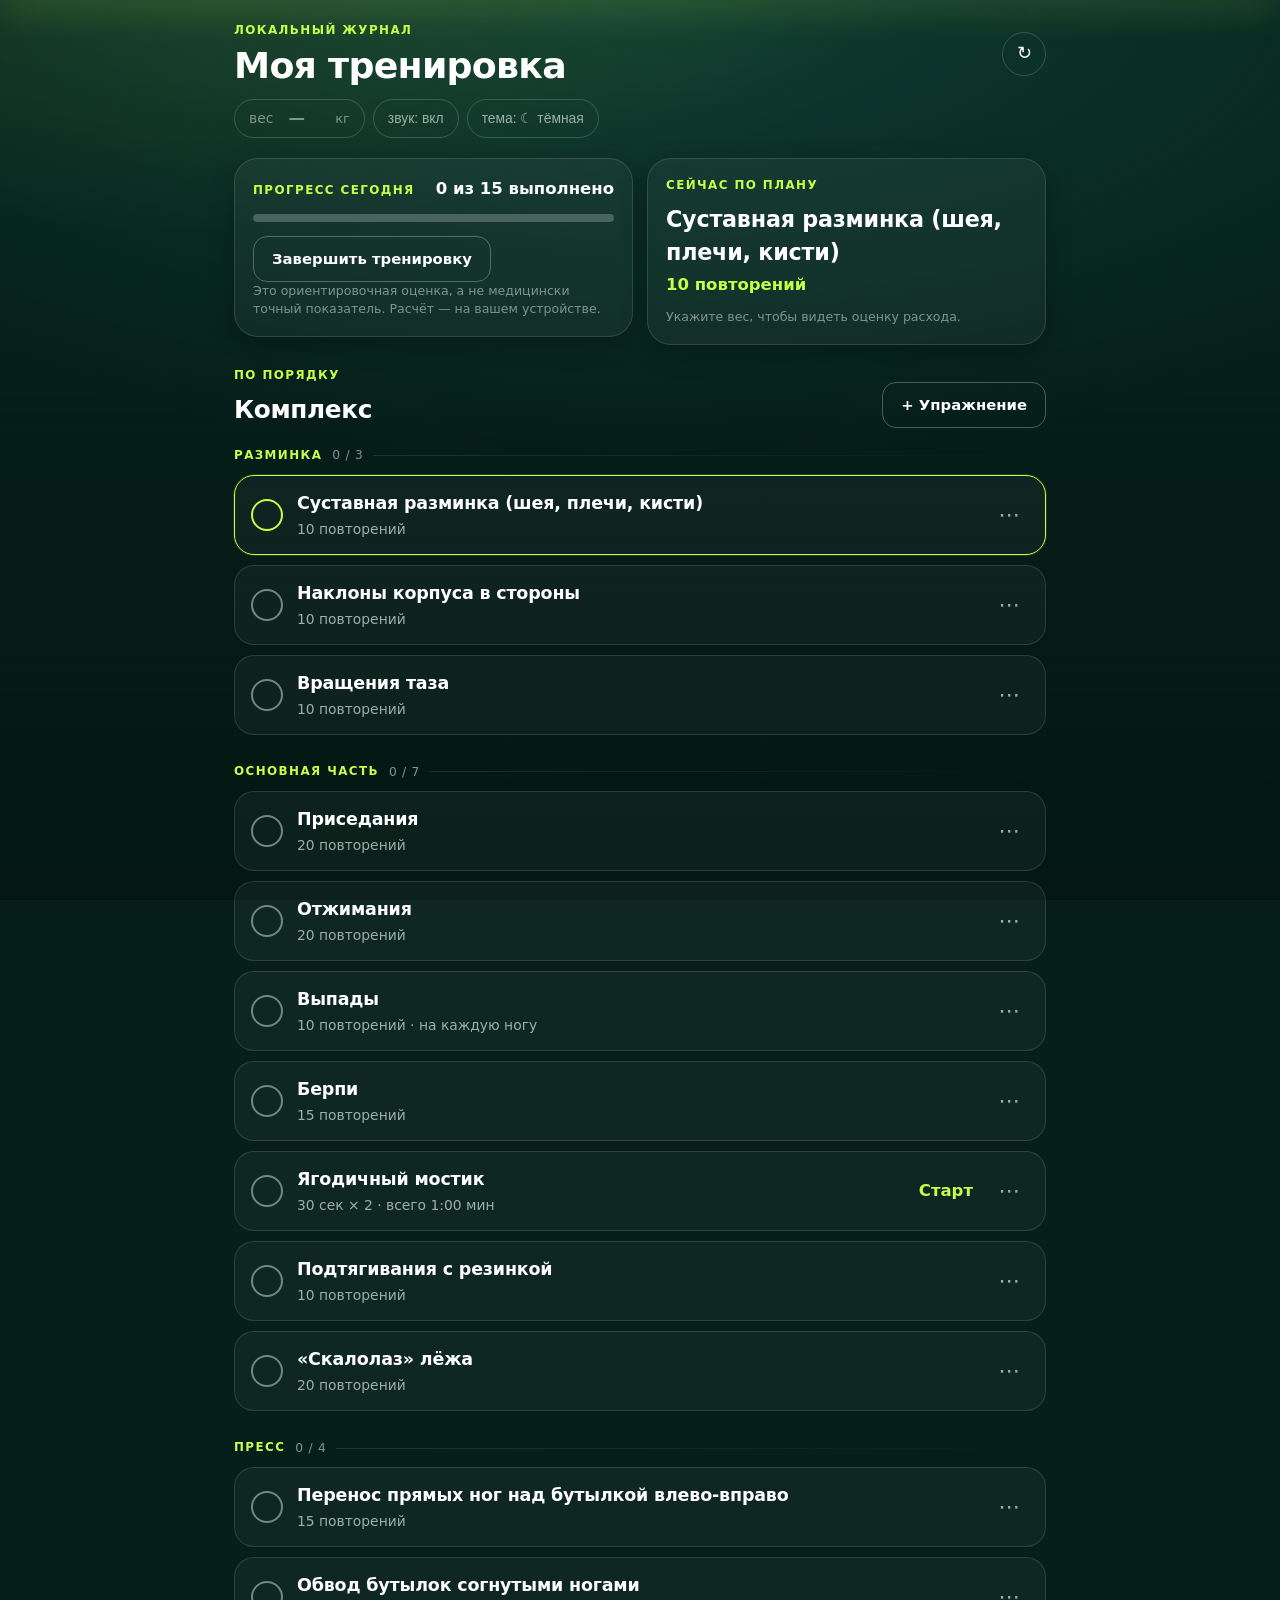
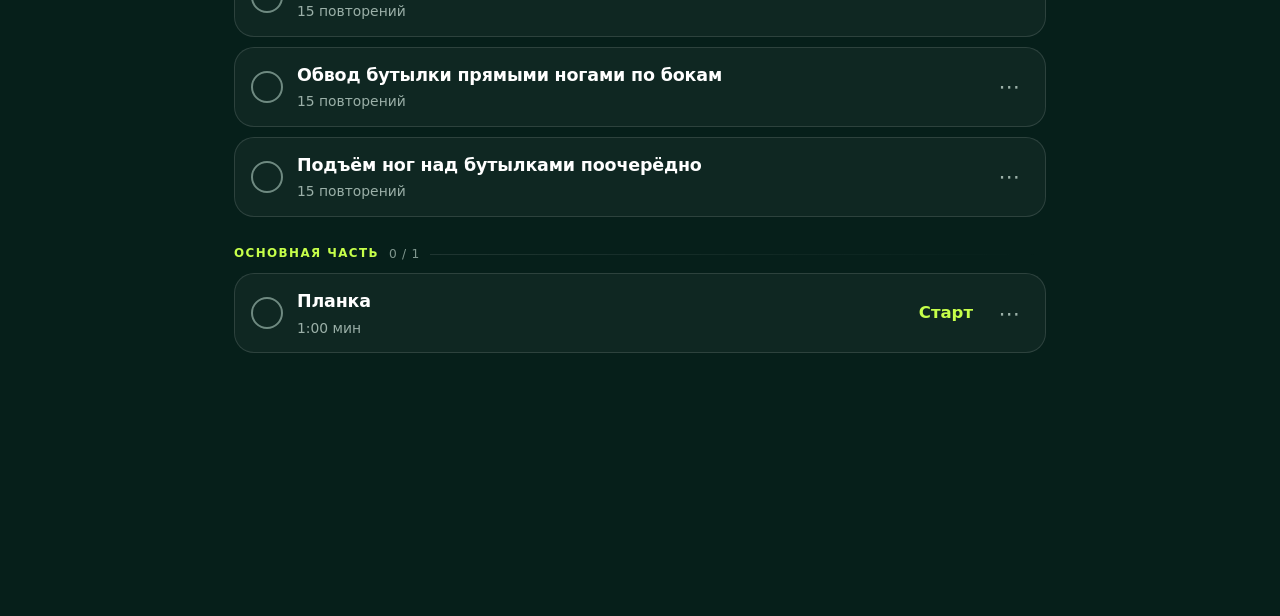
<file: index.html>
<!DOCTYPE html>
<html lang="ru">
<head>
  <meta charset="utf-8">
  <meta name="viewport" content="width=device-width, initial-scale=1, viewport-fit=cover">
  <meta name="color-scheme" content="light dark">
  <meta id="themeColor" name="theme-color" content="#061f1a">
  <!-- тема до первой отрисовки: иначе при перезагрузке мигнёт чужая палитра -->
  <script>
    (() => {
      try {
        const saved = JSON.parse(localStorage.getItem('workout.v1') || '{}');
        const pref = ['dark', 'light', 'auto'].includes(saved.theme) ? saved.theme : 'dark';
        const resolved = pref === 'auto'
          ? (matchMedia('(prefers-color-scheme: dark)').matches ? 'dark' : 'light')
          : pref;
        document.documentElement.dataset.theme = resolved;
        const meta = document.getElementById('themeColor');
        if (meta) meta.setAttribute('content', resolved === 'dark' ? '#061f1a' : '#f2f6f3');
      } catch {
        /* без localStorage остаётся тёмная тема — как в макете */
      }
    })();
  </script>
  <!-- запуск с домашнего экрана: без адресной строки, статус-бар поверх фона -->
  <meta name="mobile-web-app-capable" content="yes">
  <meta name="apple-mobile-web-app-capable" content="yes">
  <meta id="statusBarStyle" name="apple-mobile-web-app-status-bar-style" content="black-translucent">
  <meta name="apple-mobile-web-app-title" content="Тренировка">
  <meta name="description" content="Моя тренировка: журнал упражнений, прогресс, таймер подходов. Данные хранятся только на устройстве.">
  <title>Моя тренировка</title>
  <link rel="manifest" href="./manifest.webmanifest">
  <link rel="icon" href="./favicon.svg" type="image/svg+xml">
  <link rel="apple-touch-icon" href="./apple-touch-icon.png">
  <link rel="stylesheet" href="./styles.css">
</head>
<body>
  <a class="skip-link" href="#workoutList">Перейти к списку упражнений</a>
  <div class="glow" aria-hidden="true"></div>

  <header class="top">
    <div class="shell top__inner">
      <div>
        <p class="label">Локальный журнал</p>
        <h1 class="top__h1">Моя тренировка</h1>
      </div>
      <button id="resetProgressBtn" class="circle-btn" type="button"
              aria-label="Сбросить отметки о выполнении">↻</button>
    </div>

    <div class="shell chips">
      <label class="chip chip--field" for="weightInput">
        <span class="chip__label">вес</span>
        <input id="weightInput" class="chip__input" type="number" inputmode="decimal"
               min="1" max="400" step="0.5" placeholder="—">
        <span class="chip__unit">кг</span>
      </label>
      <button id="soundToggle" class="chip chip--btn" type="button" aria-pressed="true">звук: вкл</button>
      <button id="themeToggle" class="chip chip--btn" type="button">тема: ☾ тёмная</button>
    </div>
  </header>

  <main class="shell">
    <section class="card" aria-labelledby="progressLabel">
      <div class="card__row">
        <p id="progressLabel" class="label">Прогресс сегодня</p>
        <p class="count" id="progressText">0 из 0 выполнено</p>
      </div>
      <progress id="progressBar" class="bar" max="100" value="0">0%</progress>
      <div class="card__row card__row--footer">
        <button id="finishWorkoutBtn" class="outline-btn" type="button">Завершить тренировку</button>
        <p class="note" id="wakeStatus"></p>
      </div>
      <p class="note" id="kcalDisclaimer"></p>
    </section>

    <section class="card" aria-labelledby="currentLabel">
      <p id="currentLabel" class="label">Сейчас по плану</p>
      <p class="current__name" id="currentExercise">Список пуст</p>
      <p class="current__params" id="currentParams"></p>
      <p class="note" id="workoutKcal"></p>
    </section>

    <div class="section-head">
      <div>
        <p class="label">По порядку</p>
        <h2 class="section-head__title" id="listTitle">Комплекс</h2>
      </div>
      <button id="addBtn" class="outline-btn" type="button">+ Упражнение</button>
    </div>

    <div id="workoutList" class="list"></div>

    <p id="status" class="status" role="status" aria-live="polite"></p>
  </main>

  <!-- Нижний лист: форма добавления/правки и служебные действия -->
  <section id="sheet" class="sheet" aria-labelledby="formTitle" aria-hidden="true">
    <div class="sheet__panel">
      <div class="sheet__head">
        <h2 id="formTitle" class="sheet__title">Добавить упражнение</h2>
        <button id="sheetCloseBtn" class="circle-btn circle-btn--sm" type="button" aria-label="Закрыть">✕</button>
      </div>

      <form id="exerciseForm" class="form" novalidate>
        <label class="field" for="nameInput">
          <span class="field__label">Название</span>
          <input id="nameInput" class="field__input" type="text" maxlength="120"
                 placeholder="Например: Приседания" autocomplete="off">
        </label>

        <label class="field" for="typeSelect">
          <span class="field__label">Тип</span>
          <select id="typeSelect" class="field__input">
            <option value="reps">Повторения</option>
            <option value="time">На время</option>
          </select>
        </label>

        <label class="field" for="repsInput">
          <span id="repsLabelText" class="field__label">Повторений</span>
          <input id="repsInput" class="field__input" type="number" min="1" max="999" step="1" value="10">
        </label>

        <label id="secondsField" class="field" for="secondsInput" hidden>
          <span class="field__label">Секунд в подходе</span>
          <input id="secondsInput" class="field__input" type="number" min="1" max="3600" step="1" value="30">
        </label>

        <label class="field" for="sectionSelect">
          <span class="field__label">Секция</span>
          <select id="sectionSelect" class="field__input">
            <option value="warmup">Разминка</option>
            <option value="main" selected>Основная часть</option>
            <option value="abs">Пресс</option>
          </select>
        </label>

        <p id="formError" class="form__error" role="alert" hidden></p>

        <div class="form__actions">
          <button id="submitBtn" class="btn-primary" type="submit">Добавить</button>
          <button id="cancelEditBtn" class="outline-btn" type="button" hidden>Отмена</button>
        </div>
      </form>

      <div class="sheet__foot">
        <button id="resetWorkoutBtn" class="outline-btn" type="button">Вернуть стартовый комплекс</button>
      </div>
    </div>
  </section>

  <section id="timer" class="timer" hidden aria-labelledby="timerTitle">
    <div class="shell timer__inner">
      <div class="timer__head">
        <h2 id="timerTitle" class="timer__title">Таймер</h2>
        <p id="timerPhase" class="timer__phase"></p>
      </div>

      <div class="timer__main">
        <p id="timerBig" class="timer__big">3</p>
        <div class="timer__meta">
          <p id="timerSetInfo" class="timer__sets"></p>
          <!-- визуальный эквивалент тика: мигает раз в секунду, работает и при выключенном звуке -->
          <p class="timer__rhythm">Секунда <span id="tickDot" class="timer__dot" aria-hidden="true"></span></p>
        </div>
      </div>

      <div class="timer__controls">
        <button id="timerPauseBtn" class="outline-btn" type="button">Пауза</button>
        <!-- единственная крупная кнопка панели: главное действие момента -->
        <button id="timerNextBtn" class="btn-primary" type="button" hidden>Следующий подход</button>
        <button id="timerDoneBtn" class="btn-primary" type="button" hidden>Готово ✓</button>
        <button id="timerStopBtn" class="outline-btn" type="button">Стоп / Сброс</button>
      </div>
    </div>
  </section>

  <p id="banner" class="banner" role="status" aria-live="assertive"></p>

  <script type="module" src="./app.js"></script>
  <script>
    // Офлайн-режим: приложение открывается в зале без сети. Регистрация некритична.
    if ('serviceWorker' in navigator && location.protocol.startsWith('http')) {
      addEventListener('load', () => {
        navigator.serviceWorker.register('./sw.js').catch(() => {});
      });
    }
  </script>
</body>
</html>
</file>
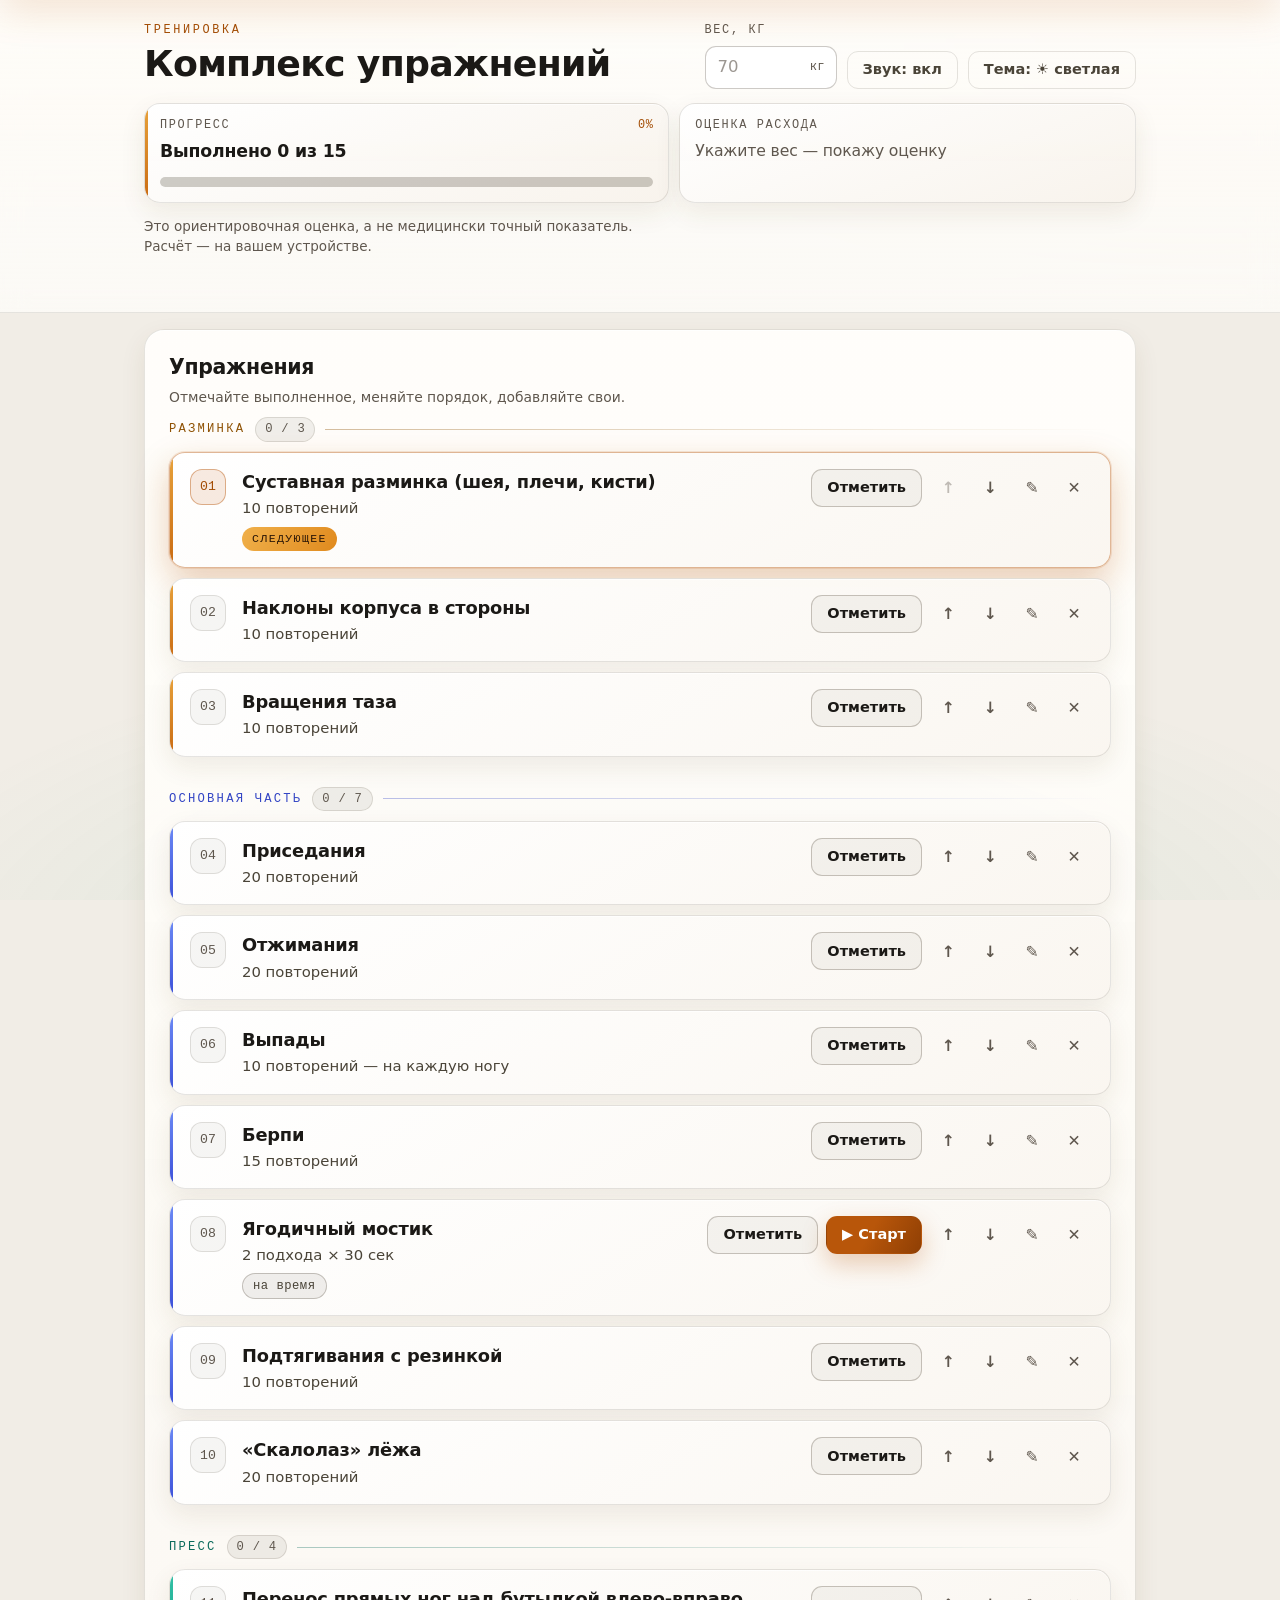
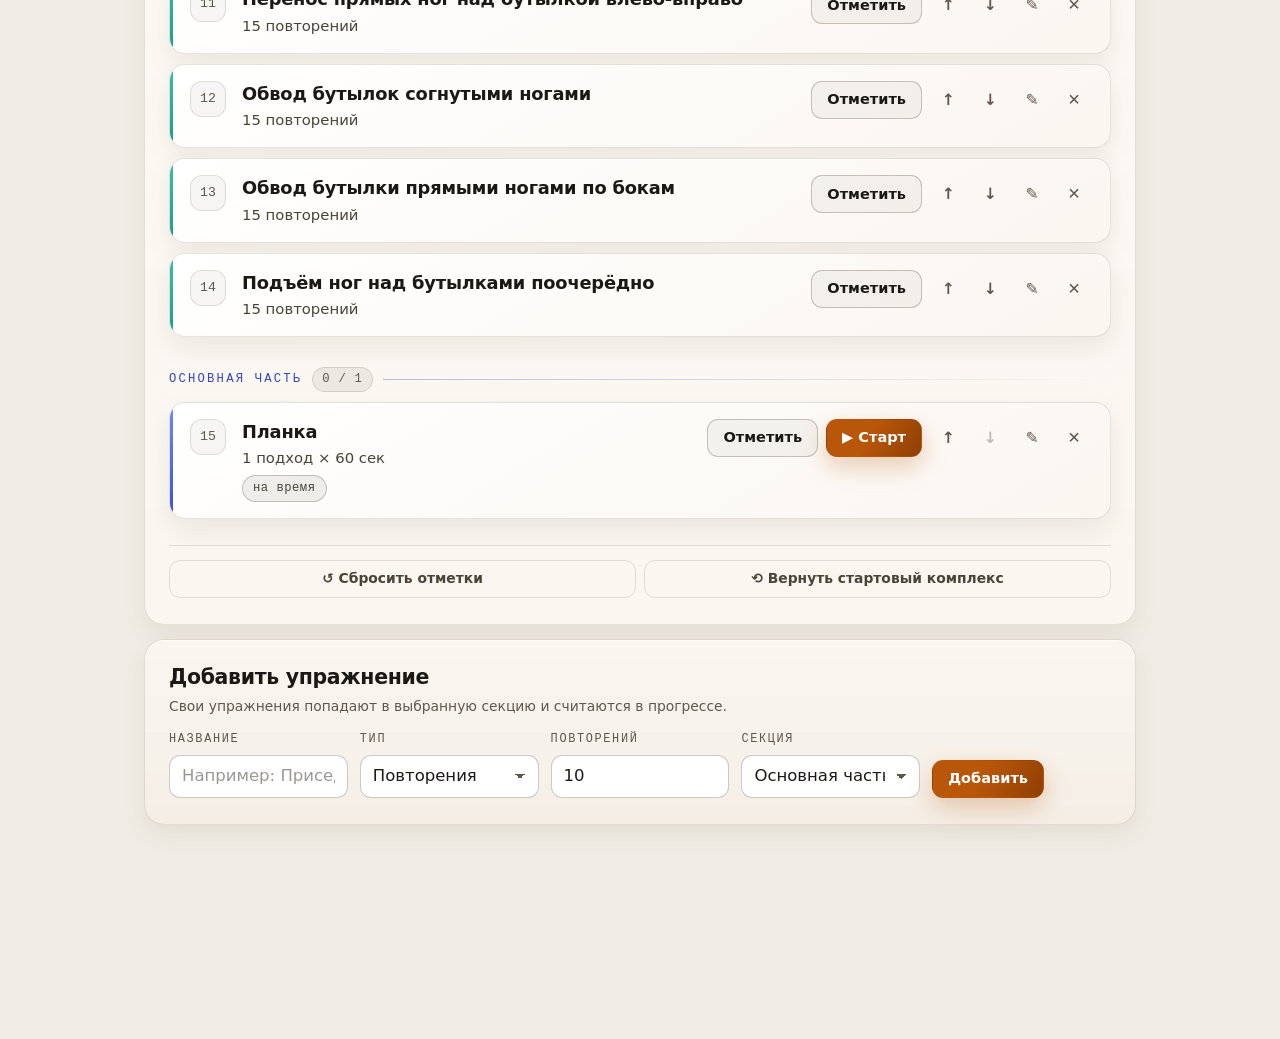
<file: v1/index.html>
<!DOCTYPE html>
<html lang="ru">
<head>
  <meta charset="utf-8">
  <meta name="viewport" content="width=device-width, initial-scale=1, viewport-fit=cover">
  <meta name="color-scheme" content="light dark">
  <meta id="themeColor" name="theme-color" content="#f1ede6">
  <!-- тема до первой отрисовки: иначе при перезагрузке мигнёт чужая палитра -->
  <script>
    (() => {
      try {
        const saved = JSON.parse(localStorage.getItem('workout.v1') || '{}');
        const pref = ['light', 'dark', 'auto'].includes(saved.theme) ? saved.theme : 'light';
        const resolved = pref === 'auto'
          ? (matchMedia('(prefers-color-scheme: dark)').matches ? 'dark' : 'light')
          : pref;
        document.documentElement.dataset.theme = resolved;
        const meta = document.getElementById('themeColor');
        if (meta) meta.setAttribute('content', resolved === 'dark' ? '#070a10' : '#f1ede6');
      } catch {
        /* без localStorage остаётся светлая тема по умолчанию */
      }
    })();
  </script>
  <!-- запуск с домашнего экрана телефона: без адресной строки, статус-бар поверх тёмного фона -->
  <meta name="mobile-web-app-capable" content="yes">
  <meta name="apple-mobile-web-app-capable" content="yes">
  <meta id="statusBarStyle" name="apple-mobile-web-app-status-bar-style" content="default">
  <meta name="apple-mobile-web-app-title" content="Тренировка">
  <meta name="description" content="Комплекс упражнений: прогресс, таймер подходов, оценка расхода калорий. Данные хранятся только на устройстве.">
  <title>Комплекс упражнений</title>
  <link rel="manifest" href="./manifest.webmanifest">
  <link rel="icon" href="../favicon.svg" type="image/svg+xml">
  <link rel="apple-touch-icon" href="../apple-touch-icon.png">
  <link rel="stylesheet" href="./styles.css">
</head>
<body>
  <a class="skip-link" href="#workoutList">Перейти к списку упражнений</a>

  <!-- фоновые свечения: глубина без картинок -->
  <div class="aurora" aria-hidden="true"></div>

  <header class="topbar">
    <div class="shell topbar__inner">
      <div class="brand">
        <p class="brand__eyebrow">Тренировка</p>
        <h1 class="brand__title">Комплекс упражнений</h1>
      </div>

      <div class="topbar__controls">
        <label class="field field--weight" for="weightInput">
          <span class="field__label">Вес, кг</span>
          <span class="field__control">
            <input id="weightInput" class="field__input" type="number" inputmode="decimal"
                   min="1" max="400" step="0.5" placeholder="70">
            <span class="field__unit" aria-hidden="true">кг</span>
          </span>
        </label>
        <button id="soundToggle" class="btn btn--ghost" type="button" aria-pressed="true">Звук: вкл</button>
        <button id="themeToggle" class="btn btn--ghost" type="button">Тема: светлая</button>
      </div>

      <div class="metrics">
        <section class="metric metric--progress" aria-label="Прогресс тренировки">
          <p class="metric__label">Прогресс <span id="progressPercent" class="metric__percent">0%</span></p>
          <p class="metric__value" id="progressText">Выполнено 0 из 0</p>
          <progress id="progressBar" class="meter" max="100" value="0">0%</progress>
        </section>

        <section id="kcalMetric" class="metric metric--kcal is-empty" aria-label="Оценка расхода калорий">
          <p class="metric__label">Оценка расхода</p>
          <p class="metric__value" id="workoutKcal">Укажите вес — покажу оценку</p>
        </section>
      </div>

      <p id="kcalDisclaimer" class="hint"></p>
      <p id="wakeStatus" class="hint"></p>
      <p id="status" class="status" role="status" aria-live="polite"></p>
    </div>
  </header>

  <main class="shell">
    <section class="panel" aria-labelledby="listTitle">
      <div class="panel__head">
        <div>
          <h2 id="listTitle" class="panel__title">Упражнения</h2>
          <p class="panel__sub">Отмечайте выполненное, меняйте порядок, добавляйте свои.</p>
        </div>
      </div>
      <div id="workoutList" class="workout"></div>

      <!-- служебные действия — в подвале списка: первый экран телефона остаётся про упражнения -->
      <div class="panel__footer">
        <button id="resetProgressBtn" class="btn btn--ghost" type="button">↺ Сбросить отметки</button>
        <button id="resetWorkoutBtn" class="btn btn--ghost" type="button">⟲ Вернуть стартовый комплекс</button>
      </div>
    </section>

    <section class="panel panel--form" aria-labelledby="formTitle">
      <h2 id="formTitle" class="panel__title">Добавить упражнение</h2>
      <p class="panel__sub">Свои упражнения попадают в выбранную секцию и считаются в прогрессе.</p>

      <form id="exerciseForm" class="form" novalidate>
        <label class="field field--wide" for="nameInput">
          <span class="field__label">Название</span>
          <input id="nameInput" class="field__input" type="text" maxlength="120"
                 placeholder="Например: Приседания" autocomplete="off">
        </label>

        <label class="field" for="typeSelect">
          <span class="field__label">Тип</span>
          <select id="typeSelect" class="field__input">
            <option value="reps">Повторения</option>
            <option value="time">На время</option>
          </select>
        </label>

        <label id="repsLabel" class="field" for="repsInput">
          <span id="repsLabelText" class="field__label">Повторений</span>
          <input id="repsInput" class="field__input" type="number" min="1" max="999" step="1" value="10">
        </label>

        <label id="secondsField" class="field" for="secondsInput" hidden>
          <span class="field__label">Секунд в подходе</span>
          <input id="secondsInput" class="field__input" type="number" min="1" max="3600" step="1" value="30">
        </label>

        <label class="field" for="sectionSelect">
          <span class="field__label">Секция</span>
          <select id="sectionSelect" class="field__input">
            <option value="warmup">Разминка</option>
            <option value="main" selected>Основная часть</option>
            <option value="abs">Пресс</option>
          </select>
        </label>

        <p id="formError" class="form__error" role="alert" hidden></p>

        <div class="form__actions">
          <button id="submitBtn" class="btn btn--primary" type="submit">Добавить</button>
          <button id="cancelEditBtn" class="btn btn--ghost" type="button" hidden>Отмена</button>
        </div>
      </form>
    </section>
  </main>

  <section id="timer" class="timer" hidden aria-labelledby="timerTitle">
    <div class="shell timer__inner">
      <div class="timer__head">
        <h2 id="timerTitle" class="timer__title">Таймер</h2>
        <p id="timerPhase" class="timer__phase"></p>
      </div>

      <div class="timer__main">
        <p id="timerBig" class="timer__big">3</p>
        <div class="timer__meta">
          <p id="timerSetInfo" class="timer__sets"></p>
          <!-- визуальный эквивалент тика: мигает раз в секунду, работает и при выключенном звуке -->
          <p class="timer__rhythm">Секунда <span id="tickDot" class="timer__dot" aria-hidden="true"></span></p>
        </div>
      </div>

      <div class="timer__controls">
        <button id="timerPauseBtn" class="btn" type="button">Пауза</button>
        <!-- единственная крупная кнопка панели: главное действие момента (btn--lg) -->
        <button id="timerNextBtn" class="btn btn--primary btn--lg" type="button" hidden>Следующий подход</button>
        <button id="timerDoneBtn" class="btn btn--primary btn--lg" type="button" hidden>Готово ✓</button>
        <button id="timerStopBtn" class="btn btn--ghost" type="button">Стоп / Сброс</button>
      </div>
    </div>
  </section>

  <p id="banner" class="banner" role="status" aria-live="assertive"></p>

  <script type="module" src="./app.js"></script>
  <script>
    // Офлайн-режим для телефона: приложение открывается в зале без сети.
    // Регистрация некритична — при любой ошибке просто продолжаем без service worker.
    if ('serviceWorker' in navigator && location.protocol.startsWith('http')) {
      addEventListener('load', () => {
        navigator.serviceWorker.register('./sw.js').catch(() => {});
      });
    }
  </script>
</body>
</html>
</file>
<file: styles.css>
/* Вариант 2 «Локальный журнал»: тёмно-зелёная тема с лаймовым акцентом.
   Палитра и геометрия собраны в переменных — правила ниже знают только их.
   Mobile-first: базовый слой рассчитан на телефон, широкие экраны — в @media 760px.
   Никаких внешних ресурсов: только системные шрифты и текстовые иконки. */

/* ── Тёмная тема (по умолчанию, как в макете) ── */
:root {
  color-scheme: dark;

  --bg: #061f1a;
  --bg-2: #0f3d32;
  --bg-3: #041712;
  --glow-1: rgba(198, 255, 74, .10);
  --glow-2: rgba(16, 96, 76, .45);

  --card: rgba(255, 255, 255, .045);
  --card-2: rgba(255, 255, 255, .06);
  --card-line: rgba(255, 255, 255, .12);
  --row: rgba(255, 255, 255, .04);
  --row-line: rgba(255, 255, 255, .12);
  --field: rgba(255, 255, 255, .05);
  --field-line: rgba(255, 255, 255, .16);
  --sheet-bg: #0a2620;

  --text: #ffffff;
  --text-2: #9bb0a8;
  --text-3: #7f968e;

  --lime: #c6ff4a;
  --lime-2: #a8e63b;
  --lime-ink: #041712;
  --lime-soft: rgba(198, 255, 74, .14);
  --label-color: #c6ff4a;
  --accent-text: #c6ff4a;
  --timer-ink: #c6ff4a;
  --active-line: #c6ff4a;
  --tick-line: rgba(198, 255, 74, .4);
  --focus-ring: #c6ff4a;
  --primary-from: #c6ff4a;
  --primary-to: #a8e63b;
  --primary-ink: #041712;
  --primary-glow: rgba(198, 255, 74, .18);
  --bar-track: rgba(255, 255, 255, .12);
  --ok: #c6ff4a;

  --danger: #ff8a7a;
  --danger-soft: rgba(255, 138, 122, .14);

  --outline: rgba(255, 255, 255, .28);
  --outline-2: rgba(255, 255, 255, .18);
  --circle-line: #6f8a81;

  --glass-from: rgba(10, 38, 32, .9);
  --glass-to: rgba(4, 20, 16, .98);
  --timer-line: rgba(198, 255, 74, .25);

  --r-card: 24px;
  --r-row: 20px;
  --r-btn: 14px;
  --r-pill: 999px;

  --shadow-card: 0 8px 24px rgba(0, 0, 0, .25);
  --shadow-sheet: 0 -18px 48px rgba(0, 0, 0, .5);
  --ease: cubic-bezier(.22, 1, .36, 1);

  --font: "Segoe UI Variable Text", system-ui, -apple-system, "Segoe UI", Roboto, Arial, sans-serif;
  --font-display: "Segoe UI Variable Display", system-ui, -apple-system, "Segoe UI", Roboto, Arial, sans-serif;
  --mono: ui-monospace, "Cascadia Mono", "SF Mono", Consolas, "Liberation Mono", monospace;
}

/* ── Светлая тема: та же вёрстка, «бумажный» журнал; лайм остаётся только для заливок ── */
:root[data-theme="light"] {
  color-scheme: light;

  --bg: #f2f6f3;
  --bg-2: rgba(186, 232, 205, .55);
  --bg-3: #e6efe9;
  --glow-1: rgba(168, 230, 59, .20);
  --glow-2: rgba(196, 236, 210, .55);

  --card: #ffffff;
  --card-2: #f4f8f5;
  --card-line: rgba(12, 45, 32, .14);
  --row: #ffffff;
  --row-line: rgba(12, 45, 32, .14);
  --field: #f4f8f5;
  --field-line: rgba(12, 45, 32, .18);
  --sheet-bg: #ffffff;

  --text: #10231c;
  --text-2: #44594f;
  --text-3: #4e6359;

  --lime: #a8e63b;
  --lime-2: #8fd21f;
  --lime-ink: #10231c;
  --lime-soft: rgba(168, 230, 59, .22);
  --label-color: #0f6b46;
  --accent-text: #0f6b46;
  --timer-ink: #0f6b46;
  --active-line: #0f6b46;
  --tick-line: rgba(15, 107, 70, .35);
  --focus-ring: #0f6b46;
  --primary-from: #14663f;
  --primary-to: #0d5c3c;
  --primary-ink: #ffffff;
  --primary-glow: rgba(15, 107, 70, .2);
  --bar-track: rgba(12, 45, 32, .14);
  --ok: #0f6b46;

  --danger: #b3261e;
  --danger-soft: rgba(179, 38, 30, .1);

  --outline: rgba(12, 45, 32, .3);
  --outline-2: rgba(12, 45, 32, .2);
  --circle-line: #9db3a9;

  --glass-from: rgba(252, 255, 253, .92);
  --glass-to: rgba(246, 252, 248, .98);
  --timer-line: rgba(15, 107, 70, .22);

  --shadow-card: 0 8px 24px rgba(20, 50, 35, .08);
  --shadow-sheet: 0 -18px 48px rgba(20, 50, 35, .18);
}

* { box-sizing: border-box; }

[hidden] { display: none !important; }

html {
  font-size: 17px;
  -webkit-text-size-adjust: 100%;
}

body {
  margin: 0;
  /* отступ снизу — чтобы панель таймера не перекрывала список */
  padding: 0 0 300px;
  font: 1rem/1.5 var(--font);
  color: var(--text);
  background: var(--bg);
  min-height: 100vh;
  overscroll-behavior-y: none;
}

/* Фон: мягкий зелёный градиент сверху + лаймовое свечение */
.glow {
  position: fixed;
  inset: 0;
  z-index: 0;
  pointer-events: none;
  background:
    radial-gradient(80vw 46vh at 18% -6%, var(--glow-1), transparent 70%),
    radial-gradient(120vw 70vh at 50% 0%, var(--bg-2), transparent 72%),
    linear-gradient(180deg, transparent 40%, var(--bg-3) 100%);
}

.shell {
  width: 100%;
  max-width: 860px;
  margin: 0 auto;
  padding: 0 16px;
  position: relative;
  z-index: 1;
}

h1, h2, h3 { font-family: var(--font-display); }

/* ── Мелкий лейбл-капс: главный опознавательный элемент макета ── */
.label {
  margin: 0;
  font-size: .72rem;
  font-weight: 700;
  letter-spacing: .12em;
  text-transform: uppercase;
  color: var(--label-color);
}

.skip-link {
  position: absolute;
  left: -9999px;
  top: 0;
  z-index: 70;
  background: var(--card-2);
  color: var(--text);
  padding: 10px 14px;
  border-radius: var(--r-btn);
}
.skip-link:focus { left: 12px; top: calc(12px + env(safe-area-inset-top, 0px)); }

/* ══════════ Шапка ══════════ */

.top { padding: calc(22px + env(safe-area-inset-top, 0px)) 0 4px; }

.top__inner {
  display: flex;
  align-items: center;
  justify-content: space-between;
  gap: 14px;
}

.top__h1 {
  margin: 6px 0 0;
  font-size: clamp(1.85rem, 8vw, 2.2rem);
  font-weight: 800;
  letter-spacing: -.02em;
  line-height: 1.08;
}

.circle-btn {
  flex: 0 0 auto;
  width: 44px;
  height: 44px;
  display: grid;
  place-items: center;
  font-size: 1.1rem;
  line-height: 1;
  color: var(--text);
  background: transparent;
  border: 1px solid var(--outline-2);
  border-radius: 50%;
  cursor: pointer;
  -webkit-tap-highlight-color: transparent;
  transition: background .2s, border-color .2s, transform .2s var(--ease);
}
.circle-btn:hover { background: var(--card-2); border-color: var(--outline); }
.circle-btn:active { transform: rotate(-90deg); }
.circle-btn--sm { width: 38px; height: 38px; font-size: .95rem; }

/* ── Чипы настроек (вес, звук) ── */

.chips {
  display: flex;
  flex-wrap: wrap;
  gap: 8px;
  margin-top: 14px;
}

.chip {
  display: inline-flex;
  align-items: center;
  gap: 8px;
  min-height: 38px;
  padding: 6px 14px;
  border: 1px solid var(--outline-2);
  border-radius: var(--r-pill);
  font-size: .84rem;
  color: var(--text-2);
  background: transparent;
}
.chip__label { color: var(--text-3); }
.chip__unit { color: var(--text-3); font-size: .78rem; }
.chip__input {
  width: 46px;
  padding: 0;
  font: inherit;
  font-size: 1rem;
  font-weight: 600;
  text-align: center;
  color: var(--text);
  background: transparent;
  border: none;
  outline: none;
}
.chip__input::placeholder { color: var(--text-3); }

.chip--btn { cursor: pointer; -webkit-tap-highlight-color: transparent; transition: background .2s, border-color .2s, color .2s; }
.chip--btn:hover { color: var(--text); background: var(--card-2); border-color: var(--outline); }

/* ══════════ Карточки ══════════ */

main.shell { padding-top: 16px; display: grid; gap: 14px; }

.card {
  padding: 18px;
  border: 1px solid var(--card-line);
  border-radius: var(--r-card);
  background: var(--card);
  box-shadow: var(--shadow-card);
}

.card__row {
  display: flex;
  flex-wrap: wrap;
  align-items: baseline;
  justify-content: space-between;
  gap: 8px 12px;
}

.card__row--footer { align-items: center; margin-top: 14px; }

.count { margin: 0; font-size: 1rem; font-weight: 600; }

/* Полоса прогресса */
.bar {
  display: block;
  width: 100%;
  height: 8px;
  margin-top: 12px;
  border: none;
  border-radius: var(--r-pill);
  background: var(--bar-track);
  overflow: hidden;
  appearance: none;
  -webkit-appearance: none;
}
.bar::-webkit-progress-bar { background: var(--bar-track); border-radius: var(--r-pill); }
.bar::-webkit-progress-value {
  border-radius: var(--r-pill);
  background: linear-gradient(90deg, var(--lime), var(--lime-2));
  box-shadow: 0 0 14px rgba(198, 255, 74, .35);
  transition: width .5s var(--ease);
}
.bar::-moz-progress-bar { border-radius: var(--r-pill); background: var(--lime); }

.note { margin: 0; font-size: .76rem; line-height: 1.45; color: var(--text-3); }

/* Карточка «Сейчас по плану» */
.current__name {
  margin: 8px 0 0;
  font-size: 1.35rem;
  font-weight: 700;
  letter-spacing: -.01em;
}
.current__params { margin: 4px 0 0; font-size: 1rem; font-weight: 600; color: var(--accent-text); }
#workoutKcal { margin-top: 10px; }

/* ══════════ Заголовок комплекса и подсекции ══════════ */

.section-head {
  display: flex;
  flex-wrap: wrap;
  align-items: flex-end;
  justify-content: space-between;
  gap: 12px;
  margin-top: 8px;
}

.section-head__title { margin: 6px 0 0; font-size: 1.5rem; font-weight: 700; letter-spacing: -.015em; }

.subhead {
  display: flex;
  align-items: center;
  gap: 10px;
  margin: 18px 0 10px;
}
.subhead:first-child { margin-top: 4px; }
.subhead__count { font-size: .74rem; color: var(--text-3); letter-spacing: .06em; }

/* закрытая секция: галочка рядом с подзаголовком и приглушённая подпись */
.subhead__tick {
  display: grid;
  place-items: center;
  width: 20px;
  height: 20px;
  border-radius: 50%;
  background: var(--lime-soft);
  border: 1px solid var(--tick-line);
  color: var(--accent-text);
  font-size: .78rem;
  font-weight: 700;
}
.subhead.is-complete .label { color: var(--text-2); }

/* Список пуст, когда всё выполнено: объясняем это, а не оставляем пустоту */
.empty-state {
  margin: 4px 0 0;
  padding: 18px;
  border: 1px dashed var(--outline-2);
  border-radius: var(--r-row);
  background: var(--row);
  color: var(--text-2);
  font-size: .92rem;
}

/* Скрытые выполненные: кнопка возвращает их на экран, чтобы можно было снять отметку */
.show-done {
  align-self: stretch;
  margin: 2px 0 0;
  min-height: 46px;
  padding: 12px 16px;
  font: inherit;
  font-size: .84rem;
  color: var(--text-2);
  background: transparent;
  border: 1px dashed var(--outline-2);
  border-radius: var(--r-btn);
  cursor: pointer;
  -webkit-tap-highlight-color: transparent;
  transition: color .2s, background .2s, border-color .2s;
}
.show-done:hover { color: var(--text); background: var(--card-2); border-color: var(--outline); }
.subhead::after {
  content: "";
  flex: 1;
  height: 1px;
  background: linear-gradient(90deg, rgba(255, 255, 255, .1), transparent);
}

/* ══════════ Строка упражнения ══════════ */

.list { display: flex; flex-direction: column; }

.row {
  position: relative;
  display: flex;
  flex-wrap: wrap;
  align-items: center;
  gap: 12px 14px;
  padding: 14px 16px;
  margin-bottom: 10px;
  border: 1px solid var(--row-line);
  border-radius: var(--r-row);
  background: var(--row);
  /* якорь «подтянуть следующее наверх»: отступ считает app.js по высоте шапки */
  scroll-margin-top: var(--scroll-offset, 14px);
  transition: border-color .25s, background .25s, transform .25s var(--ease);
}
.row:hover { background: var(--card-2); }

/* активное упражнение: лаймовая обводка, как в макете */
.row.is-next { border-color: var(--active-line); box-shadow: 0 0 0 1px var(--lime-soft); }
.row.is-next .row__mark { border-color: var(--active-line); }
.row.is-next .row__name { color: var(--text); }
.row.is-done { background: rgba(255, 255, 255, .02); }
.row.is-done .row__name { color: var(--text-2); text-decoration: line-through; text-decoration-color: var(--text-3); }

/* круглый чекбокс слева */
.row__mark {
  flex: 0 0 auto;
  width: 32px;
  height: 32px;
  display: grid;
  place-items: center;
  font-size: 1rem;
  font-weight: 700;
  line-height: 1;
  color: transparent;
  background: transparent;
  border: 2px solid var(--circle-line);
  border-radius: 50%;
  cursor: pointer;
  -webkit-tap-highlight-color: transparent;
  transition: background .2s, border-color .2s, color .2s, transform .2s var(--ease);
}
.row__mark:hover { border-color: var(--active-line); transform: scale(1.06); }
.row__mark[aria-pressed="true"] {
  color: var(--lime-ink);
  background: var(--lime);
  border-color: var(--lime);
}

.row__text { flex: 1 1 140px; min-width: 0; }
.row__name { margin: 0; font-size: 1.06rem; font-weight: 600; letter-spacing: -.01em; }
.row__sub { margin: 3px 0 0; font-size: .84rem; color: var(--text-2); }

.row__actions {
  display: flex;
  align-items: center;
  gap: 12px;
  margin-left: auto;
}

/* «Старт» — текстовая кнопка без фона и рамки */
.row__start {
  min-height: 40px;
  padding: 6px 4px;
  font: inherit;
  font-size: 1rem;
  font-weight: 700;
  color: var(--accent-text);
  background: none;
  border: none;
  cursor: pointer;
  -webkit-tap-highlight-color: transparent;
}
.row__start:hover { filter: brightness(1.08); }

.row__more {
  min-width: 40px;
  min-height: 40px;
  padding: 0 6px;
  font: inherit;
  font-size: 1.3rem;
  line-height: 1;
  color: var(--text-2);
  background: none;
  border: none;
  border-radius: 10px;
  cursor: pointer;
  -webkit-tap-highlight-color: transparent;
  transition: color .2s, background .2s;
}
.row__more:hover { color: var(--text); background: var(--card-2); }
.row__more[aria-pressed="true"] { color: var(--accent-text); background: var(--lime-soft); }

/* меню действий раскрывается отдельной строкой внутри карточки */
.row__menu { display: none; }
.row__menu.is-open {
  display: flex;
  flex-wrap: wrap;
  gap: 8px;
  width: 100%;
  padding-top: 12px;
  border-top: 1px solid rgba(255, 255, 255, .08);
}

.row__menu-item {
  min-height: 40px;
  padding: 8px 14px;
  font: inherit;
  font-size: .84rem;
  color: var(--text-2);
  background: transparent;
  border: 1px solid var(--outline-2);
  border-radius: var(--r-btn);
  cursor: pointer;
  -webkit-tap-highlight-color: transparent;
  transition: color .2s, background .2s, border-color .2s;
}
.row__menu-item:hover { color: var(--text); background: var(--card-2); border-color: var(--outline); }
.row__menu-item:disabled { opacity: .38; pointer-events: none; }
.row__menu-item--danger { color: var(--danger); border-color: rgba(255, 138, 122, .3); }
.row__menu-item--danger:hover { color: var(--danger); background: var(--danger-soft); border-color: var(--danger); }

/* ══════════ Кнопки ══════════ */

.outline-btn {
  display: inline-flex;
  align-items: center;
  justify-content: center;
  gap: 8px;
  min-height: 44px;
  padding: 11px 18px;
  font: inherit;
  font-size: .9rem;
  font-weight: 600;
  white-space: nowrap;
  color: var(--text);
  background: transparent;
  border: 1px solid var(--outline);
  border-radius: var(--r-btn);
  cursor: pointer;
  -webkit-tap-highlight-color: transparent;
  transition: background .2s, border-color .2s, transform .15s var(--ease);
}
.outline-btn:hover { background: var(--card-2); border-color: rgba(255, 255, 255, .4); }
.outline-btn:active { transform: translateY(1px); }

.btn-primary {
  display: inline-flex;
  align-items: center;
  justify-content: center;
  min-height: 46px;
  padding: 11px 20px;
  font: inherit;
  font-size: .95rem;
  font-weight: 700;
  white-space: nowrap;
  color: var(--primary-ink);
  background: linear-gradient(120deg, var(--primary-from), var(--primary-to));
  border: none;
  border-radius: var(--r-btn);
  cursor: pointer;
  -webkit-tap-highlight-color: transparent;
  box-shadow: 0 10px 26px var(--primary-glow);
  transition: filter .2s, transform .15s var(--ease);
}
.btn-primary:hover { filter: brightness(1.06); }
.btn-primary:active { transform: translateY(1px); }

.circle-btn:focus-visible,
.outline-btn:focus-visible,
.btn-primary:focus-visible,
.row__mark:focus-visible,
.row__more:focus-visible,
.row__start:focus-visible,
.row__menu-item:focus-visible,
.chip--btn:focus-visible,
.field__input:focus-visible {
  outline: 2px solid var(--focus-ring);
  outline-offset: 2px;
}

.status { margin: 2px 0 0; min-height: 1.2em; font-size: .84rem; color: var(--text-3); }

/* ══════════ Нижний лист с формой ══════════ */

.sheet {
  position: fixed;
  inset: 0;
  z-index: 60;
  background: rgba(3, 18, 14, .72);
  backdrop-filter: blur(6px);
  visibility: hidden;
  pointer-events: none;
  transition: opacity .22s var(--ease), visibility .22s;
  opacity: 0;
}
.sheet.is-open { visibility: visible; pointer-events: auto; opacity: 1; }

.sheet__panel {
  position: absolute;
  left: 0;
  right: 0;
  bottom: 0;
  max-height: 92vh;
  overflow-y: auto;
  padding: 18px 16px calc(20px + env(safe-area-inset-bottom, 0px));
  background: var(--sheet-bg);
  border-top: 1px solid var(--timer-line);
  border-radius: var(--r-card) var(--r-card) 0 0;
  box-shadow: var(--shadow-sheet);
  transform: translateY(12%);
  transition: transform .26s var(--ease);
}
.sheet.is-open .sheet__panel { transform: translateY(0); }

.sheet__head {
  display: flex;
  align-items: center;
  justify-content: space-between;
  gap: 12px;
  margin-bottom: 14px;
}
.sheet__title { margin: 0; font-size: 1.2rem; font-weight: 700; }

.form { display: grid; gap: 12px; }

.field { display: flex; flex-direction: column; gap: 6px; }
.field__label {
  font-size: .72rem;
  font-weight: 700;
  letter-spacing: .1em;
  text-transform: uppercase;
  color: var(--text-3);
}
.field__input {
  min-height: 46px;
  padding: 10px 14px;
  font: inherit;
  font-size: 1rem;
  color: var(--text);
  background: var(--field);
  border: 1px solid var(--field-line);
  border-radius: var(--r-btn);
  transition: border-color .2s, box-shadow .2s, background .2s;
}
.field__input::placeholder { color: var(--text-3); }
.field__input:focus {
  outline: none;
  border-color: var(--accent-text);
  box-shadow: 0 0 0 4px var(--lime-soft);
}
select.field__input {
  appearance: none;
  padding-right: 38px;
  background-image:
    linear-gradient(45deg, transparent 50%, var(--text-2) 50%),
    linear-gradient(135deg, var(--text-2) 50%, transparent 50%);
  background-position: calc(100% - 20px) 50%, calc(100% - 15px) 50%;
  background-size: 5px 5px, 5px 5px;
  background-repeat: no-repeat;
}

.form__actions { display: flex; flex-wrap: wrap; gap: 10px; }
.form__actions .btn-primary, .form__actions .outline-btn { flex: 1 1 150px; }

.form__error {
  margin: 0;
  padding: 12px 14px;
  font-size: .86rem;
  color: #ffd5cd;
  background: var(--danger-soft);
  border: 1px solid rgba(255, 138, 122, .34);
  border-radius: var(--r-btn);
}

.sheet__foot {
  margin-top: 16px;
  padding-top: 14px;
  border-top: 1px solid rgba(255, 255, 255, .08);
  display: flex;
}
.sheet__foot .outline-btn { flex: 1 1 auto; font-size: .84rem; }

/* ══════════ Таймер ══════════ */

.timer {
  position: fixed;
  left: 0;
  right: 0;
  bottom: 0;
  z-index: 50;
  padding: 14px 0 calc(14px + env(safe-area-inset-bottom, 0px));
  background: linear-gradient(180deg, var(--glass-from), var(--glass-to));
  backdrop-filter: blur(18px);
  border-top: 1px solid var(--timer-line);
  box-shadow: 0 -22px 54px rgba(0, 0, 0, .55);
}
.timer::before {
  content: "";
  position: absolute;
  top: -1px;
  left: 8%;
  right: 8%;
  height: 1px;
  background: linear-gradient(90deg, transparent, var(--accent-text), transparent);
}

.timer__inner { display: grid; gap: 8px; }

.timer__head { display: block; }

.timer__title {
  margin: 0;
  font-size: .72rem;
  font-weight: 700;
  letter-spacing: .12em;
  text-transform: uppercase;
  color: var(--text-3);
  overflow: hidden;
  text-overflow: ellipsis;
  white-space: nowrap;
}

.timer__phase { margin: 3px 0 0; font-size: .92rem; font-weight: 600; color: var(--accent-text); }

.timer__main { display: flex; flex-direction: column; align-items: stretch; gap: 6px; }

.timer__big {
  margin: 0;
  align-self: flex-start;
  font-family: var(--mono);
  font-size: clamp(3.2rem, 17vw, 4.6rem);
  font-weight: 700;
  line-height: .92;
  letter-spacing: -.03em;
  color: var(--timer-ink);
}
.timer__big.is-beat { animation: beat 360ms var(--ease); }

.timer__meta {
  display: flex;
  flex-wrap: wrap;
  align-items: baseline;
  justify-content: space-between;
  gap: 6px 12px;
}
.timer__sets { margin: 0; font-size: .9rem; color: var(--text-2); }

.timer__rhythm {
  display: flex;
  align-items: center;
  gap: 8px;
  margin: 0;
  font-size: .7rem;
  font-weight: 700;
  letter-spacing: .12em;
  text-transform: uppercase;
  color: var(--text-3);
}
.timer__dot {
  display: inline-block;
  width: 13px;
  height: 13px;
  border-radius: 50%;
  background: rgba(255, 255, 255, .18);
}
.timer__dot.is-on { animation: dotPulse 420ms ease-out; }

.timer__controls { display: grid; grid-template-columns: 1fr 1fr; gap: 10px; }
.timer__controls .outline-btn, .timer__controls .btn-primary { min-height: 50px; }
.timer__controls .btn-primary { grid-column: 1 / -1; order: -1; }

@keyframes beat {
  from { transform: scale(1.12); }
  to { transform: scale(1); }
}
@keyframes dotPulse {
  from { background: var(--lime); box-shadow: 0 0 0 0 rgba(198, 255, 74, .4); transform: scale(1.7); }
  to { background: rgba(255, 255, 255, .18); box-shadow: 0 0 0 12px transparent; transform: scale(1); }
}

/* ══════════ Баннер сигналов ══════════ */

.banner {
  position: fixed;
  left: 0;
  right: 0;
  top: 0;
  z-index: 80;
  margin: 0;
  padding: calc(14px + env(safe-area-inset-top, 0px)) 16px 14px;
  text-align: center;
  font-family: var(--font-display);
  font-size: 1.12rem;
  font-weight: 700;
  color: var(--lime-ink);
  background: linear-gradient(120deg, var(--lime), var(--lime-2));
  box-shadow: 0 18px 40px rgba(198, 255, 74, .18);
  transform: translateY(-140%);
  transition: transform .22s var(--ease);
}
.banner.is-visible { transform: translateY(0); }
.banner.is-pulse { animation: bannerPulse 700ms ease-in-out 2; }

@keyframes bannerPulse {
  0%, 100% { filter: brightness(1); }
  50% { filter: brightness(1.15); }
}

/* ══════════ Планшет / десктоп ══════════ */

@media (min-width: 760px) {
  html { font-size: 16.5px; }
  body { padding-bottom: 220px; }
  .shell { padding: 0 24px; }

  main.shell { grid-template-columns: 1fr 1fr; align-items: start; }
  .section-head, .list, .status { grid-column: 1 / -1; }

  .row__menu.is-open { width: auto; margin-left: auto; padding-top: 0; border-top: none; }
  .row { flex-wrap: nowrap; }

  .sheet__panel { left: 50%; transform: translate(-50%, 12%); width: min(620px, 100%); border-radius: var(--r-card); bottom: 24px; }
  .sheet.is-open .sheet__panel { transform: translate(-50%, 0); }

  .timer__inner { grid-template-columns: auto 1fr auto; align-items: center; gap: 20px; }
  .timer__head { display: flex; flex-direction: column; align-items: flex-start; gap: 4px; }
  .timer__main { flex-direction: row; align-items: baseline; gap: 24px; }
  .timer__meta { flex-direction: column; align-items: flex-start; }
  .timer__controls { grid-template-columns: auto auto; grid-auto-flow: column; justify-content: flex-end; }
  .timer__controls .btn-primary { grid-column: auto; order: 0; }
}

/* Тач-экран: зоны нажатия растут */
@media (pointer: coarse) {
  .outline-btn, .btn-primary { min-height: 48px; }
  .chip { min-height: 42px; }
  .row__mark { width: 36px; height: 36px; }
  .row__start, .row__more, .row__menu-item { min-height: 44px; }
}

@media (max-width: 380px) {
  html { font-size: 16.5px; }
  .row { padding: 12px 13px; }
  .row__text { flex: 1 1 100px; }
  .timer__big { font-size: clamp(2.8rem, 15vw, 3.6rem); }
}

@media (prefers-reduced-motion: reduce) {
  * { animation-duration: .01ms !important; transition-duration: .01ms !important; }
}
</file>
<file: v1/styles.css>
/* Дизайн-система «Тренировка».
   Две темы: светлая тёплая (по умолчанию) и тёмная — переключаются атрибутом
   data-theme на <html> («Тема: …» в шапке). Все цвета, тени и градиенты живут
   в переменных ниже: правила дальше не знают, какая тема сейчас включена.
   Mobile-first: базовый слой рассчитан на телефон, десктоп — в @media выше 720px.
   Никаких внешних ресурсов: шрифты и иконки только системные. */

:root {
  color-scheme: light;

  /* ── Фон и поверхности (тёплый кремовый) ── */
  --bg: #f1ede6;
  --glow-1: rgba(255, 168, 66, .22);
  --glow-2: rgba(255, 130, 60, .12);
  --glow-3: rgba(40, 170, 130, .10);
  --surface: #fffefb;
  --surface-2: #faf6f0;
  --surface-3: #f2ece2;
  --field-bg: #ffffff;

  /* ── Линии и полупрозрачные заливки ── */
  --line: rgba(46, 36, 20, .12);
  --line-2: rgba(46, 36, 20, .24);
  --line-accent: rgba(184, 86, 10, .42);
  --tint-1: rgba(46, 36, 20, .04);
  --tint-2: rgba(46, 36, 20, .07);
  --tint-3: rgba(46, 36, 20, .11);
  --meter-track: rgba(46, 36, 20, .12);

  /* ── Текст ── */
  --text: #1b1916;
  --text-dim: #4a4438;
  --muted: #5f574e;

  /* ── Акцент: тёплый янтарь ── */
  --accent: #b8560a;
  --accent-2: #8f3f04;
  --accent-text: #a34d05;
  --accent-ink: #ffffff;
  --accent-soft: rgba(184, 86, 10, .12);
  --accent-glow: rgba(184, 86, 10, .28);
  --badge-from: #f0b04a;
  --badge-to: #e08a1e;
  --badge-ink: #2a1607;
  /* главная кнопка: белый текст держит контраст только на глубоком янтаре */
  --primary-from: #b8560a;
  --primary-to: #8f3f04;

  /* ── Семантика ── */
  --ok: #10714c;
  --ok-2: #0c5c3e;
  --ok-ink: #ffffff;
  --ok-text: #0e6b47;
  --ok-soft: rgba(16, 113, 76, .12);
  --ok-line: rgba(16, 113, 76, .38);
  --danger: #a91f16;
  --danger-ink: #ffffff;
  --danger-soft: rgba(169, 31, 22, .1);
  --danger-line: rgba(169, 31, 22, .36);
  --danger-text: #8f1a12;

  /* ── Рельсы и подписи секций ── */
  --rail-warmup: linear-gradient(180deg, #e8a33c, #c96a12);
  --rail-main: linear-gradient(180deg, #6d8bf5, #3b4fd8);
  --rail-abs: linear-gradient(180deg, #35c2a6, #12a08a);
  --sec-warmup: #8f5205;
  --sec-main: #3345c4;
  --sec-abs: #0b6b5c;
  --sec-warmup-tail: rgba(143, 82, 5, .38);
  --sec-main-tail: rgba(51, 69, 196, .34);
  --sec-abs-tail: rgba(11, 107, 92, .34);

  /* ── Составные поверхности ── */
  --header-from: rgba(255, 254, 251, .96);
  --header-to: rgba(255, 254, 251, .72);
  --panel-from: rgba(255, 254, 251, .95);
  --panel-to: rgba(250, 246, 240, .98);
  --panel-form-from: rgba(250, 246, 240, .96);
  --panel-form-to: rgba(244, 238, 229, .98);
  --card-from: rgba(255, 255, 255, .98);
  --card-to: rgba(250, 246, 240, .98);
  --card-done-from: rgba(230, 246, 238, .95);
  --card-done-to: rgba(250, 253, 251, .98);
  --metric-from: rgba(255, 255, 255, .98);
  --metric-to: rgba(248, 243, 236, .98);
  --glass-from: rgba(255, 254, 251, .92);
  --glass-to: rgba(255, 253, 249, .98);
  --timer-border: rgba(184, 86, 10, .26);
  --timer-ink-1: #241a0c;
  --timer-ink-2: #b8560a;
  --banner-from: #f3b755;
  --banner-to: #e08a1e;
  --banner-ink: #2a1607;
  --banner-shadow: rgba(184, 86, 10, .22);

  /* ── Кнопки ── */
  --btn-bg: #f2ece2;
  --btn-bg-hover: #e9e0d2;
  --btn-border: rgba(46, 36, 20, .18);
  --btn-border-hover: rgba(46, 36, 20, .3);
  --toggle-bg: rgba(46, 36, 20, .04);
  --toggle-bg-hover: rgba(46, 36, 20, .09);
  --tool-hover-bg: rgba(46, 36, 20, .08);

  --shadow-card: 0 1px 0 rgba(255, 255, 255, .7) inset, 0 10px 26px rgba(84, 62, 26, .09);
  --shadow-pop: 0 18px 40px rgba(84, 62, 26, .16);
  --shadow-timer: 0 -18px 44px rgba(84, 62, 26, .14);

  /* ── Геометрия: одна шкала радиусов и высот ── */
  --r-lg: 20px;
  --r: 16px;
  --r-sm: 11px;
  --r-pill: 999px;
  --btn-h: 38px;
  --btn-h-icon: 36px;
  --btn-h-lg: 54px;

  --ease: cubic-bezier(.22, 1, .36, 1);

  --font: "Segoe UI Variable Text", system-ui, -apple-system, "Segoe UI", Roboto, Arial, sans-serif;
  --font-display: "Segoe UI Variable Display", system-ui, -apple-system, "Segoe UI", Roboto, Arial, sans-serif;
  --mono: ui-monospace, "Cascadia Mono", "SF Mono", Consolas, "Liberation Mono", monospace;
}

/* ── Тёмная тема: те же переменные, другие значения ── */

:root[data-theme="dark"] {
  color-scheme: dark;

  --bg: #070a10;
  --glow-1: rgba(255, 154, 60, .18);
  --glow-2: rgba(79, 108, 255, .14);
  --glow-3: rgba(62, 213, 152, .09);
  --surface: #111726;
  --surface-2: #161e30;
  --surface-3: #1c2740;
  --field-bg: #1c2740;

  --line: rgba(255, 255, 255, .07);
  --line-2: rgba(255, 255, 255, .14);
  --line-accent: rgba(255, 154, 60, .38);
  --tint-1: rgba(255, 255, 255, .035);
  --tint-2: rgba(255, 255, 255, .07);
  --tint-3: rgba(255, 255, 255, .1);
  --meter-track: rgba(255, 255, 255, .09);

  --text: #e9edf5;
  --text-dim: #c3ccdb;
  --muted: #9dabc0;

  --accent: #ff9a3c;
  --accent-2: #ff5f1f;
  --accent-text: #ff9a3c;
  --accent-ink: #1b0e02;
  --accent-soft: rgba(255, 154, 60, .14);
  --accent-glow: rgba(255, 122, 31, .28);
  --badge-from: #ffc24b;
  --badge-to: #ff9a3c;
  --badge-ink: #1b0e02;
  --primary-from: #ffc24b;
  --primary-to: #ff5f1f;

  --ok: #3ed598;
  --ok-2: #22a878;
  --ok-ink: #06251c;
  --ok-text: #3ed598;
  --ok-soft: rgba(62, 213, 152, .12);
  --ok-line: rgba(62, 213, 152, .42);
  --danger: #ff6b6b;
  --danger-ink: #2a0b0b;
  --danger-soft: rgba(255, 107, 107, .12);
  --danger-line: rgba(255, 107, 107, .38);
  --danger-text: #ff9c9c;

  --rail-warmup: linear-gradient(180deg, #ffc24b, #ff9a3c);
  --rail-main: linear-gradient(180deg, #7aa2ff, #4f6cff);
  --rail-abs: linear-gradient(180deg, #4adec0, #22b8a0);
  --sec-warmup: #ffc24b;
  --sec-main: #8fb0ff;
  --sec-abs: #58e3c6;
  --sec-warmup-tail: rgba(255, 194, 75, .4);
  --sec-main-tail: rgba(143, 176, 255, .4);
  --sec-abs-tail: rgba(88, 227, 198, .4);

  --header-from: rgba(10, 14, 22, .96);
  --header-to: rgba(10, 14, 22, .72);
  --panel-from: rgba(22, 30, 48, .72);
  --panel-to: rgba(17, 23, 38, .92);
  --panel-form-from: rgba(17, 23, 38, .9);
  --panel-form-to: rgba(13, 18, 30, .95);
  --card-from: rgba(28, 39, 64, .55);
  --card-to: rgba(17, 23, 38, .95);
  --card-done-from: rgba(62, 213, 152, .08);
  --card-done-to: rgba(17, 23, 38, .9);
  --metric-from: #161e30;
  --metric-to: #111726;
  --glass-from: rgba(12, 17, 27, .88);
  --glass-to: rgba(9, 13, 21, .98);
  --timer-border: rgba(255, 154, 60, .22);
  --timer-ink-1: #ffffff;
  --timer-ink-2: #ffb870;
  --banner-from: #ffc24b;
  --banner-to: #ff5f1f;
  --banner-ink: #1b0e02;
  --banner-shadow: rgba(255, 122, 31, .28);

  --btn-bg: #1c2740;
  --btn-bg-hover: #233252;
  --btn-border: rgba(255, 255, 255, .14);
  --btn-border-hover: rgba(255, 255, 255, .24);
  --toggle-bg: rgba(255, 255, 255, .04);
  --toggle-bg-hover: rgba(255, 255, 255, .09);
  --tool-hover-bg: rgba(255, 255, 255, .07);

  --shadow-card: 0 1px 0 rgba(255, 255, 255, .03) inset, 0 18px 40px rgba(0, 0, 0, .35);
  --shadow-pop: 0 24px 60px rgba(0, 0, 0, .55);
  --shadow-timer: 0 -26px 60px rgba(0, 0, 0, .6);
}

* { box-sizing: border-box; }

[hidden] { display: none !important; }

/* Крупнее базовый кегль: на телефоне читать с вытянутой руки, на десктопе — обычный */
html {
  font-size: 17px;
  -webkit-text-size-adjust: 100%;
}

body {
  margin: 0;
  /* отступ снизу — чтобы фиксированная панель таймера не перекрывала контент */
  padding: 0 0 300px;
  font: 1rem/1.5 var(--font);
  color: var(--text);
  background: var(--bg);
  min-height: 100vh;
  overscroll-behavior-y: none;
}

/* Мягкие свечения на фоне: тепло без картинок */
.aurora {
  position: fixed;
  inset: 0;
  z-index: 0;
  pointer-events: none;
  background:
    radial-gradient(80vw 45vh at 8% -6%, var(--glow-1), transparent 70%),
    radial-gradient(70vw 40vh at 96% 4%, var(--glow-2), transparent 72%),
    radial-gradient(90vw 50vh at 50% 106%, var(--glow-3), transparent 70%);
}

.shell {
  width: 100%;
  max-width: 1040px;
  margin: 0 auto;
  padding: 0 14px;
  position: relative;
  z-index: 1;
}

h1, h2, h3, h4 { font-family: var(--font-display); }

.skip-link {
  position: absolute;
  left: -9999px;
  top: 0;
  z-index: 60;
  background: var(--surface);
  color: var(--text);
  padding: 10px 14px;
  border-radius: var(--r-sm);
  box-shadow: var(--shadow-card);
}
.skip-link:focus { left: 12px; top: calc(12px + env(safe-area-inset-top, 0px)); }

/* ══════════ Шапка ══════════ */

.topbar {
  position: relative;
  z-index: 1;
  padding: calc(18px + env(safe-area-inset-top, 0px)) 0 4px;
  border-bottom: 1px solid var(--line);
  background: linear-gradient(180deg, var(--header-from), var(--header-to));
  backdrop-filter: blur(14px);
}

.topbar__inner {
  display: grid;
  gap: 14px;
  padding-bottom: 16px;
}

.brand__eyebrow {
  margin: 0 0 5px;
  font-family: var(--mono);
  font-size: .72rem;
  letter-spacing: .22em;
  text-transform: uppercase;
  color: var(--accent-text);
}

.brand__title {
  margin: 0;
  font-size: clamp(1.55rem, 7vw, 2.2rem);
  font-weight: 700;
  letter-spacing: -.02em;
  line-height: 1.05;
}

.topbar__controls {
  display: flex;
  flex-wrap: wrap;
  align-items: flex-end;
  gap: 10px;
}

/* ── Метрики: компактные «табло» с крупным числом ── */

.metrics {
  display: grid;
  gap: 10px;
  grid-template-columns: 1fr;
}

.metric {
  position: relative;
  padding: 13px 15px 15px;
  border: 1px solid var(--line);
  border-radius: var(--r);
  background: linear-gradient(160deg, var(--metric-from), var(--metric-to));
  box-shadow: var(--shadow-card);
  overflow: hidden;
}

.metric--progress::before {
  content: "";
  position: absolute;
  inset: 0 auto 0 0;
  width: 3px;
  background: var(--rail-warmup);
}

.metric__label {
  display: flex;
  align-items: center;
  justify-content: space-between;
  gap: 8px;
  margin: 0 0 5px;
  font-family: var(--mono);
  font-size: .72rem;
  letter-spacing: .14em;
  text-transform: uppercase;
  color: var(--muted);
}

.metric__percent { color: var(--accent-text); letter-spacing: .04em; }

.metric__value {
  margin: 0;
  font-family: var(--font-display);
  font-size: 1.05rem;
  font-weight: 600;
  letter-spacing: -.01em;
}

.metric--kcal .metric__value { color: var(--text-dim); font-size: 1rem; font-weight: 500; }
/* пустое состояние: тихая подсказка; заполненное: цифра крупнее и в акцентном цвете */
.metric--kcal.is-empty .metric__value { color: var(--muted); font-size: .95rem; font-weight: 500; }
.metric--kcal:not(.is-empty) .metric__value {
  font-family: var(--mono);
  font-size: 1.4rem;
  font-weight: 600;
  color: var(--accent-text);
  letter-spacing: -.01em;
}

/* Полоса прогресса (native <progress> — доступно и без картинок) */
.meter {
  display: block;
  width: 100%;
  height: 10px;
  margin-top: 12px;
  border: none;
  border-radius: var(--r-pill);
  background: var(--meter-track);
  overflow: hidden;
  appearance: none;
  -webkit-appearance: none;
}
.meter::-webkit-progress-bar {
  background: var(--meter-track);
  border-radius: var(--r-pill);
}
.meter::-webkit-progress-value {
  border-radius: var(--r-pill);
  background: linear-gradient(90deg, var(--badge-from), var(--accent), var(--accent-2));
  transition: width .5s var(--ease);
}
.meter::-moz-progress-bar {
  border-radius: var(--r-pill);
  background: linear-gradient(90deg, var(--badge-from), var(--accent), var(--accent-2));
}

.hint { margin: 0; color: var(--muted); font-size: .82rem; line-height: 1.45; }

.status { margin: 0; min-height: 1.2em; font-size: .88rem; color: var(--text-dim); }

/* ══════════ Панели ══════════ */

main.shell { padding-top: 16px; display: grid; gap: 14px; }

.panel {
  padding: 16px 14px 18px;
  border: 1px solid var(--line);
  border-radius: var(--r-lg);
  background: linear-gradient(180deg, var(--panel-from), var(--panel-to));
  box-shadow: var(--shadow-card);
}

.panel--form { background: linear-gradient(180deg, var(--panel-form-from), var(--panel-form-to)); }

.panel__head {
  display: flex;
  flex-wrap: wrap;
  align-items: flex-end;
  justify-content: space-between;
  gap: 10px;
  margin-bottom: 4px;
}

.panel__title { margin: 0; font-size: 1.24rem; font-weight: 650; letter-spacing: -.015em; }
.panel__sub { margin: 4px 0 0; font-size: .84rem; color: var(--muted); }
.panel__actions { display: flex; flex-wrap: wrap; gap: 8px; }

/* подвал списка: служебные действия отделены линией, чтобы не спорить с упражнениями */
.panel__footer {
  display: flex;
  flex-wrap: wrap;
  gap: 8px;
  margin-top: 16px;
  padding-top: 14px;
  border-top: 1px solid var(--line);
}
.panel__footer .btn { flex: 1 1 200px; font-size: .84rem; }

/* ══════════ Поля ══════════ */

.field { display: flex; flex-direction: column; gap: 6px; min-width: 0; }
.field--wide { flex: 1 1 240px; }
.field--weight { width: 132px; }

/* единица измерения внутри поля: ввод не путается с подсказкой */
.field__control { position: relative; display: block; }
.field__unit {
  position: absolute;
  right: 12px;
  top: 50%;
  transform: translateY(-50%);
  font-family: var(--mono);
  font-size: .74rem;
  color: var(--muted);
  pointer-events: none;
}
.field__control .field__input { width: 100%; padding-right: 40px; }

.field__label {
  font-family: var(--mono);
  font-size: .72rem;
  letter-spacing: .14em;
  text-transform: uppercase;
  color: var(--muted);
}

.field__input {
  min-height: var(--btn-h);
  padding: 8px 12px;
  font: inherit;
  /* 1rem (17px) на телефоне: iOS не зумит страницу при фокусе в поле */
  font-size: 1rem;
  color: var(--text);
  background: var(--field-bg);
  border: 1px solid var(--line-2);
  border-radius: var(--r-sm);
  transition: border-color .2s, box-shadow .2s, background .2s;
}
.field__input::placeholder { color: var(--muted); opacity: .62; }
.field__input:hover { border-color: var(--btn-border-hover); }
.field__input:focus {
  outline: none;
  border-color: var(--accent);
  box-shadow: 0 0 0 4px var(--accent-soft);
}

select.field__input {
  appearance: none;
  padding-right: 34px;
  background-image:
    linear-gradient(45deg, transparent 50%, var(--muted) 50%),
    linear-gradient(135deg, var(--muted) 50%, transparent 50%);
  background-position: calc(100% - 18px) 50%, calc(100% - 13px) 50%;
  background-size: 5px 5px, 5px 5px;
  background-repeat: no-repeat;
}

/* ══════════ Кнопки: одна высота, один радиус, разные уровни ══════════ */

.btn {
  display: inline-flex;
  align-items: center;
  justify-content: center;
  gap: 8px;
  min-height: var(--btn-h);
  padding: 7px 15px;
  font: inherit;
  font-size: .88rem;
  font-weight: 550;
  line-height: 1.2;
  white-space: nowrap;
  color: var(--text);
  background: var(--btn-bg);
  border: 1px solid var(--btn-border);
  border-radius: var(--r-sm);
  cursor: pointer;
  -webkit-tap-highlight-color: transparent;
  transition: background .2s, border-color .2s, transform .15s var(--ease), box-shadow .2s, color .2s;
}
.btn:hover { background: var(--btn-bg-hover); border-color: var(--btn-border-hover); }
.btn:active { transform: translateY(1px); }

/* primary — главное действие момента; единственный яркий акцент */
.btn--primary {
  color: var(--accent-ink);
  font-weight: 700;
  background: linear-gradient(120deg, var(--primary-from), var(--accent) 45%, var(--primary-to));
  border-color: transparent;
  box-shadow: 0 10px 24px var(--accent-glow);
}
.btn--primary:hover { filter: brightness(1.06); box-shadow: 0 14px 30px var(--accent-glow); }

.btn--danger { color: var(--danger); background: var(--danger-soft); border-color: var(--danger-line); }
.btn--danger:hover { background: var(--danger-soft); border-color: var(--danger); }

/* ghost — вспомогательное: не спорит с главным действием */
.btn--ghost { color: var(--text-dim); background: transparent; border-color: var(--line); }
.btn--ghost:hover { color: var(--text); background: var(--tint-2); border-color: var(--line-2); }

.btn--icon { width: var(--btn-h-icon); min-height: var(--btn-h-icon); padding: 0; font-size: .95rem; line-height: 1; border-radius: 10px; }

.btn--lg { min-height: var(--btn-h-lg); padding: 11px 26px; font-size: 1.02rem; border-radius: var(--r); }

.btn:disabled { opacity: .38; cursor: not-allowed; pointer-events: none; }

.btn:focus-visible, .field__input:focus-visible, .exercise__toggle:focus-visible, .skip-link:focus-visible {
  outline: 2px solid var(--accent);
  outline-offset: 2px;
}

/* ══════════ Список упражнений ══════════ */

.workout { display: flex; flex-direction: column; }

.section-title {
  display: flex;
  align-items: center;
  gap: 10px;
  margin: 20px 0 10px;
  font-family: var(--mono);
  font-size: .74rem;
  font-weight: 500;
  letter-spacing: .18em;
  text-transform: uppercase;
  color: var(--text-dim);
}
.section-title:first-child { margin-top: 6px; }

/* цвет секции повторяет рельс её карточек — блок опознаётся без чтения названия */
.section-title--warmup .section-title__label { color: var(--sec-warmup); }
.section-title--main .section-title__label { color: var(--sec-main); }
.section-title--abs .section-title__label { color: var(--sec-abs); }

.section-title__count {
  padding: 2px 9px;
  border-radius: var(--r-pill);
  background: var(--tint-2);
  border: 1px solid var(--line);
  color: var(--muted);
  letter-spacing: .06em;
}

/* закрытая секция: галочка рядом с подзаголовком и приглушённая подпись */
.section-title__tick {
  display: grid;
  place-items: center;
  width: 20px;
  height: 20px;
  border-radius: 50%;
  background: var(--ok-soft);
  border: 1px solid var(--ok-line);
  color: var(--ok-text);
  font-size: .78rem;
  font-weight: 700;
}
.section-title.is-complete .section-title__label { color: var(--ok-text); }

/* Список пуст, когда всё выполнено: объясняем это, а не оставляем пустоту */
.empty-state {
  margin: 4px 0 0;
  padding: 16px 18px;
  border: 1px dashed var(--line-2);
  border-radius: var(--r);
  background: var(--tint-1);
  color: var(--text-dim);
  font-size: .92rem;
}

/* Скрытые выполненные: кнопка возвращает их на экран, чтобы можно было снять отметку */
.show-done {
  align-self: stretch;
  margin: 2px 0 0;
  padding: 11px 16px;
  font: inherit;
  font-size: .84rem;
  font-weight: 500;
  color: var(--muted);
  background: transparent;
  border: 1px dashed var(--line-2);
  border-radius: var(--r-sm);
  cursor: pointer;
  -webkit-tap-highlight-color: transparent;
  transition: color .2s, background .2s, border-color .2s;
}
.show-done:hover { color: var(--text); background: var(--tint-1); border-color: var(--line-2); }

/* линия-«хвост» дотягивает заголовок до правого края */
.section-title::after {
  content: "";
  flex: 1;
  height: 1px;
  background: linear-gradient(90deg, var(--line-2), transparent);
}

.section-title--warmup::after { background: linear-gradient(90deg, var(--sec-warmup-tail), transparent); }
.section-title--main::after { background: linear-gradient(90deg, var(--sec-main-tail), transparent); }
.section-title--abs::after { background: linear-gradient(90deg, var(--sec-abs-tail), transparent); }

.exercise {
  position: relative;
  display: grid;
  grid-template-columns: auto 1fr;
  gap: 9px 12px;
  padding: 15px 15px 13px 17px;
  margin-bottom: 10px;
  border: 1px solid var(--line);
  border-radius: var(--r);
  background: linear-gradient(150deg, var(--card-from), var(--card-to));
  box-shadow: var(--shadow-card);
  overflow: hidden;
  /* якорь «подтянуть следующее наверх»: отступ считает app.js по высоте липкой шапки */
  scroll-margin-top: var(--scroll-offset, 14px);
  transition: transform .25s var(--ease), border-color .25s, box-shadow .25s, background .25s;
}
.exercise::before {
  content: "";
  position: absolute;
  left: 0;
  top: 0;
  bottom: 0;
  width: 3px;
  background: var(--rail-main);
}
.exercise--warmup::before { background: var(--rail-warmup); }
.exercise--main::before { background: var(--rail-main); }
.exercise--abs::before { background: var(--rail-abs); }

.exercise:hover { border-color: var(--line-2); }

/* следующее к выполнению — тёплое свечение и подсветка рамки */
.exercise.is-next {
  border-color: var(--line-accent);
  box-shadow: 0 0 0 1px var(--accent-soft), 0 14px 34px var(--accent-glow);
}

.exercise.is-done {
  background: linear-gradient(150deg, var(--card-done-from), var(--card-done-to));
  border-color: var(--ok-line);
}
.exercise.is-done::before { background: var(--ok); }
.exercise.is-done .exercise__name { color: var(--muted); text-decoration: line-through; text-decoration-color: var(--muted); }
.exercise.is-done .exercise__num { color: var(--ok-text); border-color: var(--ok-line); background: var(--ok-soft); }

.exercise__num {
  display: grid;
  place-items: center;
  width: 36px;
  height: 36px;
  border-radius: 12px;
  background: var(--tint-1);
  border: 1px solid var(--line);
  font-family: var(--mono);
  font-size: .8rem;
  color: var(--muted);
}
.exercise.is-next .exercise__num { color: var(--accent-text); border-color: var(--line-accent); background: var(--accent-soft); }

.exercise__body { min-width: 0; }

.exercise__name {
  margin: 2px 0 0;
  font-size: 1.08rem;
  font-weight: 600;
  letter-spacing: -.01em;
  line-height: 1.25;
}

.exercise__params { margin: 4px 0 0; color: var(--text-dim); font-size: .9rem; }

.exercise__flags:empty,
.exercise__meta:empty { display: none; }
.exercise__flags { display: flex; flex-wrap: wrap; gap: 6px; margin-top: 8px; }
.exercise__meta { display: flex; flex-wrap: wrap; align-items: center; gap: 6px; margin-top: 6px; }

.chip {
  display: inline-flex;
  align-items: center;
  padding: 3px 10px;
  border-radius: var(--r-pill);
  background: var(--tint-2);
  border: 1px solid var(--line-2);
  font-family: var(--mono);
  font-size: .74rem;
  letter-spacing: .04em;
  color: var(--text-dim);
}
.chip--kcal { background: var(--accent-soft); border-color: var(--line-accent); color: var(--accent-text); }

.badge {
  display: inline-flex;
  align-items: center;
  padding: 3px 10px;
  border-radius: var(--r-pill);
  font-family: var(--mono);
  font-size: .7rem;
  font-weight: 500;
  letter-spacing: .12em;
  text-transform: uppercase;
  color: var(--badge-ink);
  background: linear-gradient(120deg, var(--badge-from), var(--badge-to));
}
.badge--done { color: var(--ok-ink); background: linear-gradient(120deg, var(--ok), var(--ok-2)); }

/* Действия карточки: на телефоне одна строка — действие плюс компактные инструменты */
.exercise__actions {
  grid-column: 1 / -1;
  display: flex;
  flex-wrap: wrap;
  align-items: center;
  gap: 8px;
  margin-top: 4px;
}

.exercise__tools {
  display: flex;
  flex-wrap: wrap;
  align-items: center;
  gap: 6px;
  margin-left: auto;
}

/* инструменты приглушены до наведения: они не спорят с действиями на карточке */
.exercise__tools .btn { color: var(--muted); background: transparent; border-color: transparent; }
.exercise__tools .btn:hover { color: var(--text); background: var(--tool-hover-bg); border-color: var(--line-2); }
.exercise__tools .btn--danger:hover { color: var(--danger); background: var(--danger-soft); border-color: var(--danger-line); }

.exercise__toggle {
  flex: 0 1 auto;
  display: inline-flex;
  align-items: center;
  justify-content: center;
  gap: 8px;
  min-height: 46px;
  padding: 7px 15px;
  font: inherit;
  font-size: .92rem;
  font-weight: 600;
  line-height: 1.2;
  white-space: nowrap;
  color: var(--text);
  background: var(--toggle-bg);
  border: 1px solid var(--line-2);
  border-radius: var(--r-sm);
  cursor: pointer;
  -webkit-tap-highlight-color: transparent;
  transition: background .2s, border-color .2s, color .2s;
}
.exercise__toggle:hover { background: var(--toggle-bg-hover); border-color: var(--btn-border-hover); }
/* выполнено: не только цветом — заливка, сплошная рамка и «✓» в подписи */
.exercise__toggle[aria-pressed="true"] {
  color: var(--ok-ink);
  font-weight: 700;
  background: linear-gradient(120deg, var(--ok), var(--ok-2));
  border: 1px solid var(--ok-line);
}

/* ══════════ Форма ══════════ */

.form {
  display: grid;
  grid-template-columns: repeat(auto-fit, minmax(150px, 1fr));
  gap: 12px;
  align-items: end;
  margin-top: 14px;
}
.form__actions { display: flex; flex-wrap: wrap; gap: 8px; align-items: center; grid-column: 1 / -1; }
.form__actions .btn { min-height: 46px; flex: 1 1 140px; }
.form__error {
  grid-column: 1 / -1;
  margin: 0;
  padding: 10px 14px;
  color: var(--danger-text);
  background: var(--danger-soft);
  border: 1px solid var(--danger-line);
  border-radius: var(--r-sm);
  font-size: .88rem;
}

/* ══════════ Таймер: нижняя панель (главный экран телефона) ══════════ */

.timer {
  position: fixed;
  left: 0;
  right: 0;
  bottom: 0;
  z-index: 40;
  padding: 13px 0 calc(13px + env(safe-area-inset-bottom, 0px));
  background: linear-gradient(180deg, var(--glass-from), var(--glass-to));
  backdrop-filter: blur(18px);
  border-top: 1px solid var(--timer-border);
  box-shadow: var(--shadow-timer);
}
.timer::before {
  content: "";
  position: absolute;
  top: -1px;
  left: 8%;
  right: 8%;
  height: 1px;
  background: linear-gradient(90deg, transparent, var(--accent), transparent);
}

.timer__inner { display: grid; gap: 8px; }

.timer__head { display: block; }

.timer__title {
  margin: 0;
  font-family: var(--mono);
  font-size: .72rem;
  font-weight: 500;
  letter-spacing: .16em;
  text-transform: uppercase;
  color: var(--muted);
  overflow: hidden;
  text-overflow: ellipsis;
  white-space: nowrap;
}

/* фаза переносится, а не обрезается: на узком экране текст длиннее строки */
.timer__phase { margin: 3px 0 0; font-size: .92rem; font-weight: 600; color: var(--accent-text); }

.timer__main {
  display: flex;
  flex-direction: column;
  align-items: stretch;
  gap: 6px;
}

.timer__big {
  margin: 0;
  align-self: flex-start;
  font-family: var(--mono);
  font-size: clamp(3.2rem, 17vw, 4.6rem);
  font-weight: 700;
  line-height: .92;
  letter-spacing: -.03em;
  background: linear-gradient(180deg, var(--timer-ink-1), var(--timer-ink-2));
  -webkit-background-clip: text;
  background-clip: text;
  color: transparent;
  -webkit-text-fill-color: transparent;
}

.timer__meta {
  display: flex;
  flex-wrap: wrap;
  align-items: baseline;
  justify-content: space-between;
  gap: 6px 12px;
}
.timer__sets { margin: 0; color: var(--text-dim); font-size: .9rem; }

.timer__rhythm {
  display: flex;
  align-items: center;
  gap: 8px;
  margin: 0;
  font-family: var(--mono);
  font-size: .7rem;
  letter-spacing: .14em;
  text-transform: uppercase;
  color: var(--muted);
}
.timer__dot {
  display: inline-block;
  width: 13px;
  height: 13px;
  border-radius: 50%;
  background: var(--tint-3);
}
.timer__dot.is-on { animation: dotPulse 420ms ease-out; }

/* Управление: главная кнопка — во всю ширину сверху, служебные — парой снизу */
.timer__controls {
  display: grid;
  grid-template-columns: 1fr 1fr;
  gap: 10px;
}
.timer__controls .btn { min-height: 50px; }
.timer__controls .btn--lg { grid-column: 1 / -1; order: -1; }

.timer__big.is-beat { animation: beat 360ms var(--ease); }
@keyframes beat {
  from { transform: scale(1.12); }
  to { transform: scale(1); }
}
@keyframes dotPulse {
  from { background: var(--accent); box-shadow: 0 0 0 0 var(--accent-glow); transform: scale(1.7); }
  to { background: var(--tint-3); box-shadow: 0 0 0 12px transparent; transform: scale(1); }
}

/* ══════════ Баннер сигналов ══════════ */

.banner {
  position: fixed;
  left: 0;
  right: 0;
  top: 0;
  z-index: 50;
  margin: 0;
  padding: calc(14px + env(safe-area-inset-top, 0px)) 14px 14px;
  text-align: center;
  font-family: var(--font-display);
  font-size: 1.14rem;
  font-weight: 700;
  letter-spacing: -.01em;
  color: var(--banner-ink);
  background: linear-gradient(120deg, var(--banner-from), var(--banner-to));
  box-shadow: 0 18px 40px var(--banner-shadow);
  transform: translateY(-140%);
  transition: transform .22s var(--ease);
}
.banner.is-visible { transform: translateY(0); }
.banner.is-pulse { animation: bannerPulse 700ms ease-in-out 2; }

@keyframes bannerPulse {
  0%, 100% { filter: brightness(1); }
  50% { filter: brightness(1.18); }
}

/* ══════════ Планшет / десктоп ══════════ */

@media (min-width: 720px) {
  /* на большом экране базовый кегль возвращаем к обычному */
  html { font-size: 16.5px; }
  body { padding-bottom: 214px; }
  .shell { padding: 0 24px; }

  .topbar { position: sticky; top: 0; padding-top: calc(22px + env(safe-area-inset-top, 0px)); }
  .topbar__inner {
    grid-template-columns: 1fr auto;
    align-items: start;
    gap: 14px 24px;
    padding-bottom: 20px;
  }
  .metrics { grid-column: 1 / -1; grid-template-columns: 1.15fr 1fr; }
  .topbar__controls { align-self: center; }

  .panel { padding: 22px 24px 26px; }

  .exercise { grid-template-columns: auto 1fr auto; align-items: start; gap: 10px 16px; padding: 16px 18px 16px 20px; }
  .exercise:hover { transform: translateY(-2px); box-shadow: var(--shadow-pop); }
  .exercise__actions { grid-column: auto; justify-content: flex-end; flex-wrap: nowrap; margin-top: 0; }
  .exercise__toggle { flex: 0 0 auto; min-height: var(--btn-h); font-size: .88rem; }
  .exercise__tools { flex-wrap: nowrap; }

  .form__actions { grid-column: auto; }
  .form__actions .btn { flex: 0 0 auto; min-height: var(--btn-h); }

  .timer__inner { grid-template-columns: auto 1fr auto; align-items: center; gap: 20px; }
  .timer__head { display: flex; flex-direction: column; align-items: flex-start; gap: 4px; }
  .timer__phase { margin: 0; white-space: nowrap; }
  .timer__main { flex-direction: row; align-items: baseline; gap: 24px; justify-content: flex-start; }
  .timer__meta { flex-direction: column; align-items: flex-start; }
  .timer__controls { grid-template-columns: auto auto; grid-auto-flow: column; justify-content: flex-end; }
  .timer__controls .btn { min-height: var(--btn-h-lg); }
  .timer__controls .btn--lg { grid-column: auto; order: 0; }
}

/* Тач-экран: зона нажатия растёт, вид остаётся компактным */
@media (pointer: coarse) {
  .btn { min-height: 46px; padding: 9px 16px; font-size: .94rem; }
  .field__input { min-height: 46px; }
  .btn--icon { width: 44px; min-height: 44px; }
  /* в карточках иконки компактнее: ряд действий остаётся одной строкой */
  .exercise__tools { gap: 4px; }
  .exercise__tools .btn--icon { width: 42px; min-height: 42px; }
  .exercise__actions { gap: 6px; }
}

@media (max-width: 380px) {
  html { font-size: 16.5px; }
  .brand__title { font-size: 1.46rem; }
  .timer__big { font-size: clamp(2.8rem, 15vw, 3.6rem); }
}

@media (prefers-reduced-motion: reduce) {
  * { animation-duration: .01ms !important; transition-duration: .01ms !important; }
}
</file>
